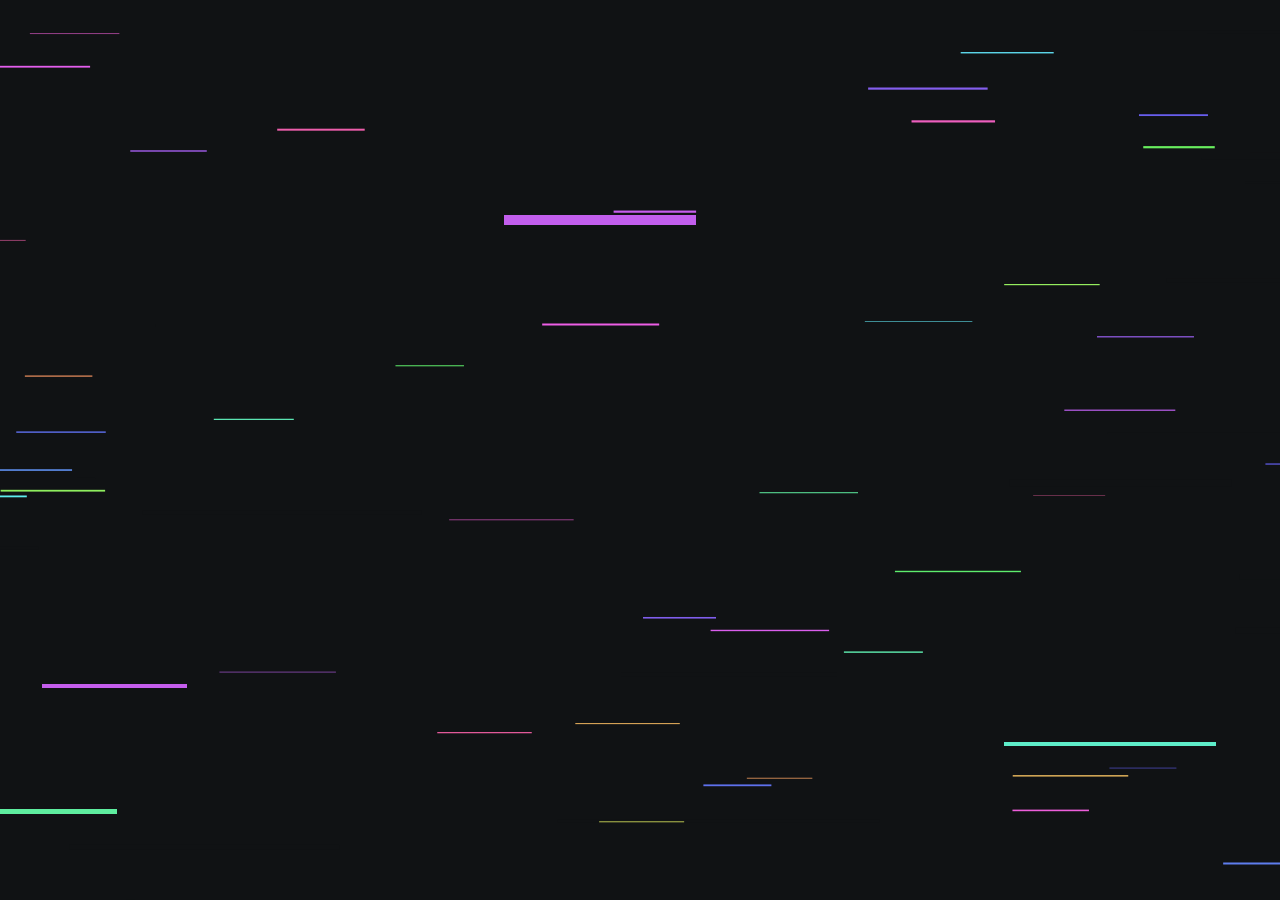
<file: index.html>
<!DOCTYPE html>
<html lang="tr">
<head>
  <meta charset="utf-8" />
  <meta name="viewport" content="width=device-width, initial-scale=1">
  <title data-i18n="page_title">Emre Üçtepe</title>
  <meta name="description" data-i18n-content="page_desc" content="Emre Üçtepe'nin kişisel sitesi — projeler, yazılar ve iletişim.">

  <meta property="og:type" content="website">
  <meta property="og:title" data-i18n-content="page_title" content="Emre Üçtepe">
  <meta property="og:description" data-i18n-content="page_desc" content="Emre Üçtepe'nin kişisel sitesi — projeler, yazılar ve iletişim.">
  <meta property="og:url" content="https://emreuctepe.com/">

  <link rel="canonical" href="https://emreuctepe.com/">
  <link rel="alternate" hreflang="tr" href="https://emreuctepe.com/">
  <link rel="alternate" hreflang="en" href="https://emreuctepe.com/en/">
  <link rel="alternate" hreflang="ja" href="https://emreuctepe.com/ja/">
  <link rel="alternate" hreflang="x-default" href="https://emreuctepe.com/">

  <link rel="stylesheet" href="css/fonts.css">
  <link rel="stylesheet" href="css/index.css">
  <link rel="icon" type="image/svg+xml" href="images/favicon.svg">

  <noscript><style>#loader { display: none; }</style></noscript>
</head>
<body>
  <svg id="clip-paths" width="0" height="0" version="1.1" xmlns="http://www.w3.org/2000/svg" xmlns:xlink="http://www.w3.org/1999/xlink"><g></g></svg>
  <div id="page">
    <header>
      <div id="header-content">
        <div id="header-logo">
          <div id="profile-glitch-canvas" role="img" data-i18n-label="profile_alt" aria-label="Emre Üçtepe profil fotoğrafı"></div>
        </div>
        <h1 data-i18n="name">Emre Üçtepe</h1>
        <p data-i18n="country">Türkiye</p>
        <div id="contact">
          <a href="mailto:contact@emreuctepe.com" id="email" data-i18n-label="email_label" aria-label="E-posta gönder"><svg viewBox="0 0 42 36" xmlns="http://www.w3.org/2000/svg" aria-hidden="true" focusable="false"><path d="M3.025 5.255A1.99 1.99 0 0 1 4.003 5h33.994c.354 0 .688.093.977.256L21 18.5 3.025 5.255zm-1.002 1.45c-.015.098-.023.2-.023.302V18.28v-5.636 17.35C2 31.1 2.902 32 4.003 32h33.994A2.005 2.005 0 0 0 40 29.993v-17.35 5.638V7.008c0-.103-.008-.204-.023-.303L21 20.687 2.023 6.704z"/></svg></a>

          <a href="https://github.com/emreuctepe" id="github" aria-label="GitHub" rel="noopener noreferrer" target="_blank">
            <svg xmlns="http://www.w3.org/2000/svg" viewBox="0 0 42 36" aria-hidden="true" focusable="false">
              <path d="M21 1C10.06 1 1.2 9.86 1.2 20.8c0 8.76 5.68 16.19 13.56 18.81.99.18 1.35-.43 1.35-.96 0-.47-.02-2.03-.03-3.68-5.52 1.2-6.68-2.34-6.68-2.34-.9-2.29-2.2-2.9-2.2-2.9-1.8-1.23.14-1.2.14-1.2 1.99.14 3.04 2.04 3.04 2.04 1.77 3.03 4.64 2.15 5.77 1.65.18-1.28.69-2.15 1.26-2.65-4.41-.5-9.05-2.2-9.05-9.8 0-2.16.77-3.93 2.04-5.32-.2-.5-.89-2.52.2-5.26 0 0 1.67-.53 5.46 2.03a19 19 0 0 1 9.94 0c3.79-2.56 5.46-2.03 5.46-2.03 1.09 2.74.4 4.76.2 5.26 1.27 1.39 2.04 3.16 2.04 5.32 0 7.62-4.65 9.29-9.08 9.79.71.61 1.35 1.82 1.35 3.67 0 2.65-.02 4.78-.02 5.43 0 .53.36 1.15 1.36.95a19.63 19.63 0 0 0 13.53-18.8C40.8 9.86 31.94 1 21 1z"/>
            </svg>

          </a>
          <a href="https://medium.com/@muhammedemreuctepe" id="medium" aria-label="Medium" target="_blank" rel="noopener noreferrer">
            <svg xmlns="http://www.w3.org/2000/svg" viewBox="96 96 448.1 448.1" aria-hidden="true" focusable="false"><!--!Font Awesome Free v7.3.1 by @fontawesome - https://fontawesome.com License - https://fontawesome.com/license/free Copyright 2026 Fonticons, Inc.--><path d="M465.4 96C508.8 96 544 131.2 544 174.6L544 258.4C542.1 258.3 540.2 258.2 538.3 258.2L537.9 258.2C527.9 258.2 515.6 260.6 506.8 265C496.8 269.6 488.1 276.5 480.8 285.6C469 300.2 461.9 319.9 460.2 342C460.1 342.7 460.1 343.3 460 344C459.9 344.7 459.9 345.2 459.9 345.9C459.8 347.1 459.8 348.3 459.8 349.5C459.8 351.4 459.7 353.3 459.8 355.3C461 405.4 488 445.5 536.1 445.5C538.8 445.5 541.4 445.4 544 445.1L544 465.5C544 508.9 508.8 544.1 465.4 544.1L174.6 544C131.2 544 96 508.8 96 465.4L96 174.6C96 131.2 131.2 96 174.6 96L465.4 96zM178.3 202.9L178.6 203C191.8 206 198.4 210.4 198.4 226.4L198.4 413.6C198.4 429.6 191.7 434 178.5 437L178.2 437.1L178.2 439.9L231 439.9L231 437.1L230.7 437C217.5 434 210.8 429.6 210.8 413.6L210.8 237.3L296.9 439.8L301.8 439.8L390.4 231.6L390.4 418.2C389.3 430.8 382.6 434.7 370.7 437.4L370.4 437.5L370.4 440.2L462.3 440.2L462.3 437.5L462 437.4C450.1 434.7 443.3 430.8 442.1 418.2L442 226.4L442.1 226.4C442.1 210.4 448.8 206 462 203L462.3 202.9L462.3 200.2L390.1 200.2L323.1 357.6L256.1 200.2L178.3 200.2L178.3 202.9zM544 404.3C518.9 396.9 501 369.2 502.8 336.5L502.8 336.5L543.9 336.5L543.9 404.3zM537.6 268.7C539.9 268.7 542 269 544 269.6L544 327L503.8 327C505.3 293.4 517.4 269.1 537.6 268.7z"/></svg>
          </a>


          <a href="https://www.youtube.com/@emreuctepee" id="youtube" aria-label="YouTube" target="_blank" rel="noopener noreferrer" hidden>
            <svg xmlns="http://www.w3.org/2000/svg" viewBox="47 128 546.2 384" aria-hidden="true" focusable="false"><!--!Font Awesome Free v7.3.1 by @fontawesome - https://fontawesome.com License - https://fontawesome.com/license/free Copyright 2026 Fonticons, Inc.--><path d="M581.7 188.1C575.5 164.4 556.9 145.8 533.4 139.5C490.9 128 320.1 128 320.1 128C320.1 128 149.3 128 106.7 139.5C83.2 145.8 64.7 164.4 58.4 188.1C47 231 47 320.4 47 320.4C47 320.4 47 409.8 58.4 452.7C64.7 476.3 83.2 494.2 106.7 500.5C149.3 512 320.1 512 320.1 512C320.1 512 490.9 512 533.5 500.5C557 494.2 575.5 476.3 581.8 452.7C593.2 409.8 593.2 320.4 593.2 320.4C593.2 320.4 593.2 231 581.8 188.1zM264.2 401.6L264.2 239.2L406.9 320.4L264.2 401.6z"/></svg>
          </a>
          <a href="https://instagram.com/emre_uctepe" id="instagram" aria-label="Instagram" target="_blank" rel="noopener noreferrer">
            <svg xmlns="http://www.w3.org/2000/svg" viewBox="0 32 448 448" aria-hidden="true" focusable="false"><!--!Font Awesome Free v7.3.1 by @fontawesome - https://fontawesome.com License - https://fontawesome.com/license/free Copyright 2026 Fonticons, Inc.--><path d="M224.1 141c-63.6 0-114.9 51.3-114.9 114.9s51.3 114.9 114.9 114.9S339 319.5 339 255.9 287.7 141 224.1 141zm0 189.6c-41.1 0-74.7-33.5-74.7-74.7s33.5-74.7 74.7-74.7 74.7 33.5 74.7 74.7-33.6 74.7-74.7 74.7zm146.4-194.3c0 14.9-12 26.8-26.8 26.8-14.9 0-26.8-12-26.8-26.8s12-26.8 26.8-26.8 26.8 12 26.8 26.8zm76.1 27.2c-1.7-35.9-9.9-67.7-36.2-93.9-26.2-26.2-58-34.4-93.9-36.2-37-2.1-147.9-2.1-184.9 0-35.8 1.7-67.6 9.9-93.9 36.1s-34.4 58-36.2 93.9c-2.1 37-2.1 147.9 0 184.9 1.7 35.9 9.9 67.7 36.2 93.9s58 34.4 93.9 36.2c37 2.1 147.9 2.1 184.9 0 35.9-1.7 67.7-9.9 93.9-36.2 26.2-26.2 34.4-58 36.2-93.9 2.1-37 2.1-147.8 0-184.8zM398.8 388c-7.8 19.6-22.9 34.7-42.6 42.6-29.5 11.7-99.5 9-132.1 9s-102.7 2.6-132.1-9c-19.6-7.8-34.7-22.9-42.6-42.6-11.7-29.5-9-99.5-9-132.1s-2.6-102.7 9-132.1c7.8-19.6 22.9-34.7 42.6-42.6 29.5-11.7 99.5-9 132.1-9s102.7-2.6 132.1 9c19.6 7.8 34.7 22.9 42.6 42.6 11.7 29.5 9 99.5 9 132.1s2.7 102.7-9 132.1z"/></svg>
          </a>


        </div>
        <div id="lang-switcher">
          <a href="#" data-lang="tr">TR</a> · <a href="#" data-lang="en">EN</a> · <a href="#" data-lang="ja">日本語</a>
        </div>
        <div id="site-legal">
          <a href="privacy.html" data-i18n="privacy_link">Gizlilik</a>
        </div>
      </div>
    </header>
    <main id="content">
      <section id="about">
        <h2 data-i18n="about_title">Hakkımda</h2>
        <p><span data-i18n="about_text_1">Selam, şu an Erciyes'te </span><a class="plain-link" href="https://edebiyat.erciyes.edu.tr/tr/o/bolum/japon-dili-ve-edebiyati" target="_blank" rel="noopener noreferrer" data-i18n="about_link">Japonoloji</a><span data-i18n="about_text_2"> okuyorum. Kendi halimde oyunculuğa devam ediyorum. Sıkıldığımda da geometri, oyun programlama ve web uygulamaları gibi alanlarda takılıyorum.</span></p>
        <a href="mailto:contact@emreuctepe.com" class="more">
          <span data-i18n="about_more">İletişime Geç</span>
          <svg class="arrow" viewBox="0 0 6 10" xmlns="http://www.w3.org/2000/svg"><path d="M0,0 L6,5 L0,10 Z"/></svg>
        </a>
      </section>
      <section id="work">
        <h2 data-i18n="work_title" role="button" tabindex="0">Projeler</h2>
        <ul>
          <li><a href="https://doomreader.com" target="_blank" rel="noopener noreferrer"><span data-i18n="project_1_desc">Aylık Dijital Dergi</span> - <span data-i18n="project_1_meta">doomreader.com</span></a></li>
          <!-- <li><a href="#" target="_blank" rel="noopener noreferrer"><span data-i18n="project_2_desc">Sadece Japonca Pratik</span> - <span data-i18n="project_2_meta">YouTube Podcast</span></a></li> -->
          <li><a href="https://emreuctepe.github.io/random-topik/" target="_blank" rel="noopener noreferrer"><span data-i18n="project_3_desc">Rastgele Konu Seç</span> - <span data-i18n="project_3_meta">random-topik</span></a></li>
          <li><a target="_blank" rel="noopener noreferrer"><span data-i18n="work_past">--------------Geçmiş----------</span>-----</a></li>
          <li><a href="https://www.imdb.com/title/tt8827156/?ref_=tt_epspo_ep_1" target="_blank" rel="noopener noreferrer"><span data-i18n="project_6_desc">Osman</span> - <span data-i18n="project_6_meta">Diriliş: Ertuğrul Dizi</span></a></li>
          <li><a href="https://www.youtube.com/watch?v=KBHKbZ3uY08" target="_blank" rel="noopener noreferrer"><span data-i18n="project_7_desc">Naci</span> - <span data-i18n="project_7_meta">Başarmalısın film</span></a></li>
          <li><a href="https://www.youtube.com/watch?v=_SRxvWY0Qe0" target="_blank" rel="noopener noreferrer"><span data-i18n="project_8_desc">Hakan</span> - <span data-i18n="project_8_meta">Hayat Dediğin: Sevginin Gücü</span></a></li>
          <li><a href="#" target="_blank" rel="noopener noreferrer"><span data-i18n="project_10_desc">Türk Hava Yolları</span> - <span data-i18n="project_10_meta">Reklam Filmi</span></a></li>
          <li><a href="https://masjidalaqsa.com/boycott/dettol-israel-bds" target="_blank" rel="noopener noreferrer"><span class="strike" data-i18n="project_11_desc">Dettol</span> - <span data-i18n="project_11_meta">Reklam Filmi</span></a></li>

        </ul>
        <a href="#" class="more" target="_blank" rel="noopener noreferrer"><span data-i18n="work_more">Diğer Projeler</span> <svg class="arrow" viewBox="0 0 6 10" xmlns="http://www.w3.org/2000/svg"><path d="M0,0 L6,5 L0,10 Z"/></svg></a>
      </section>
      <section id="articles">
        <h2 data-i18n="articles_title">Yazılar</h2>
        <ul>
          <li><a href="https://medium.com/@muhammedemreuctepe/%E5%A4%A7%E5%A5%BD%E3%81%8D%E3%81%AA%E5%9B%B3%E6%9B%B8%E9%A4%A8-ipa-3b25644fb521" target="_blank" rel="noopener noreferrer"><span data-i18n="article_1_title">大好きな図書館:IPA</span></a></li>
          <li><a href="https://medium.com/@muhammedemreuctepe/japon-modernle%C5%9Fmesine-farkl%C4%B1-bir-bak%C4%B1%C5%9F-e629d84c097a" target="_blank" rel="noopener noreferrer"><span data-i18n="article_2_title">Japon Modernleşmesine Farklı Bir Bakış</span></a></li>
          <li><a href="https://medium.com/@muhammedemreuctepe/speaking-club-ideas-e4d9cf6a7c7c" target="_blank" rel="noopener noreferrer"><span data-i18n="article_3_title">Speaking Club Ideas</span></a></li>
        </ul>
        <a href="https://medium.com/@muhammedemreuctepe" class="more" target="_blank" rel="noopener noreferrer"><span data-i18n="articles_more">Diğer Yazılar</span> <svg class="arrow" viewBox="0 0 6 10" xmlns="http://www.w3.org/2000/svg"><path d="M0,0 L6,5 L0,10 Z"/></svg></a>

      </section>
    </main>
  </div>
  <div id="intro" class="full-size">
    <div id="logo-container" class="full-size"></div>
    <svg id="stripes" class="full-size" width="100%" height="100%" version="1.1" xmlns="http://www.w3.org/2000/svg" xmlns:xlink="http://www.w3.org/1999/xlink"></svg>
  </div>
  <div id="loader" class="full-size" aria-hidden="true"><span></span></div>
  <script defer src="js/color.js"></script>
  <script defer src="js/dynamics.js"></script>
  <script defer src="js/random-link-color.js"></script>
  <script defer src="lang/strings.js"></script>
  <script defer src="js/i18n.js"></script>
  <script defer src="js/mv.js"></script>
  <script defer src="js/profile-glitch.js"></script>

  <script data-goatcounter="https://emreuctepe.goatcounter.com/count"
          async src="https://gc.zgo.at/count.js"></script>
</body>
</html>
</file>
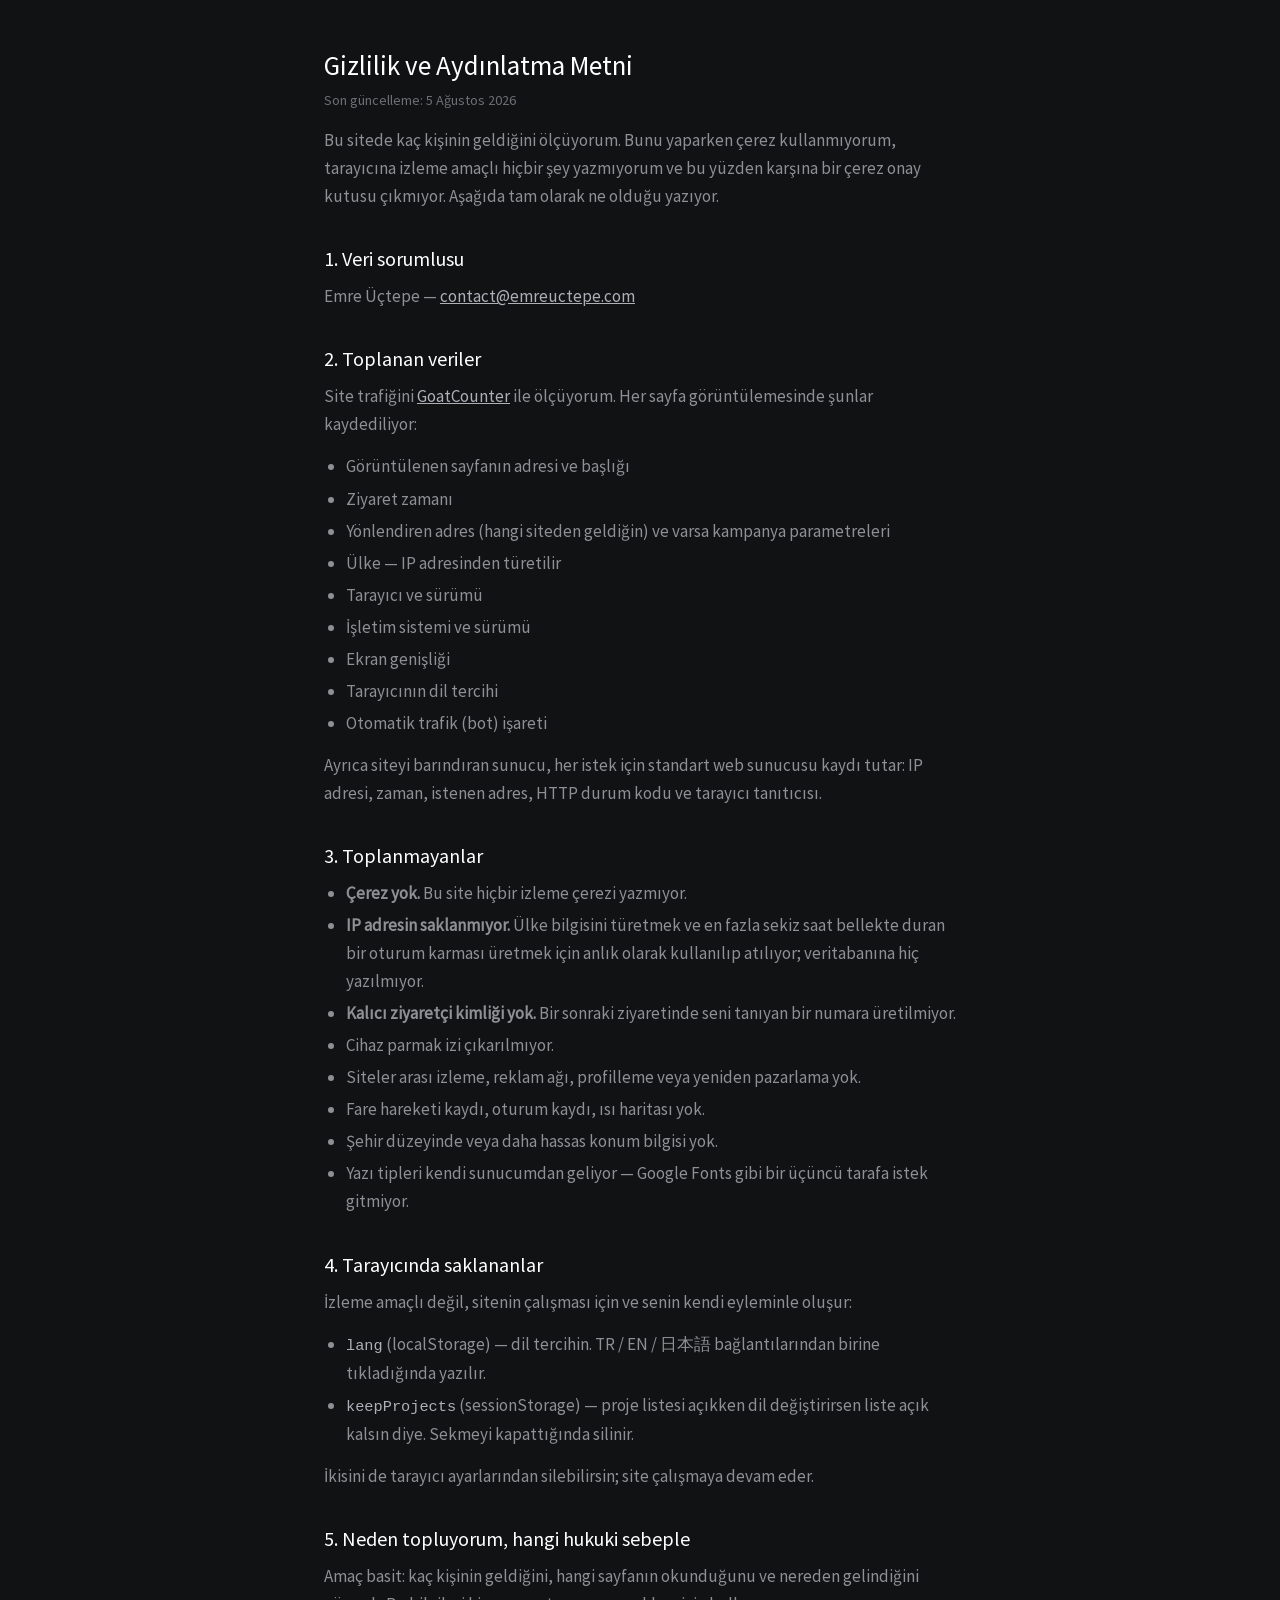
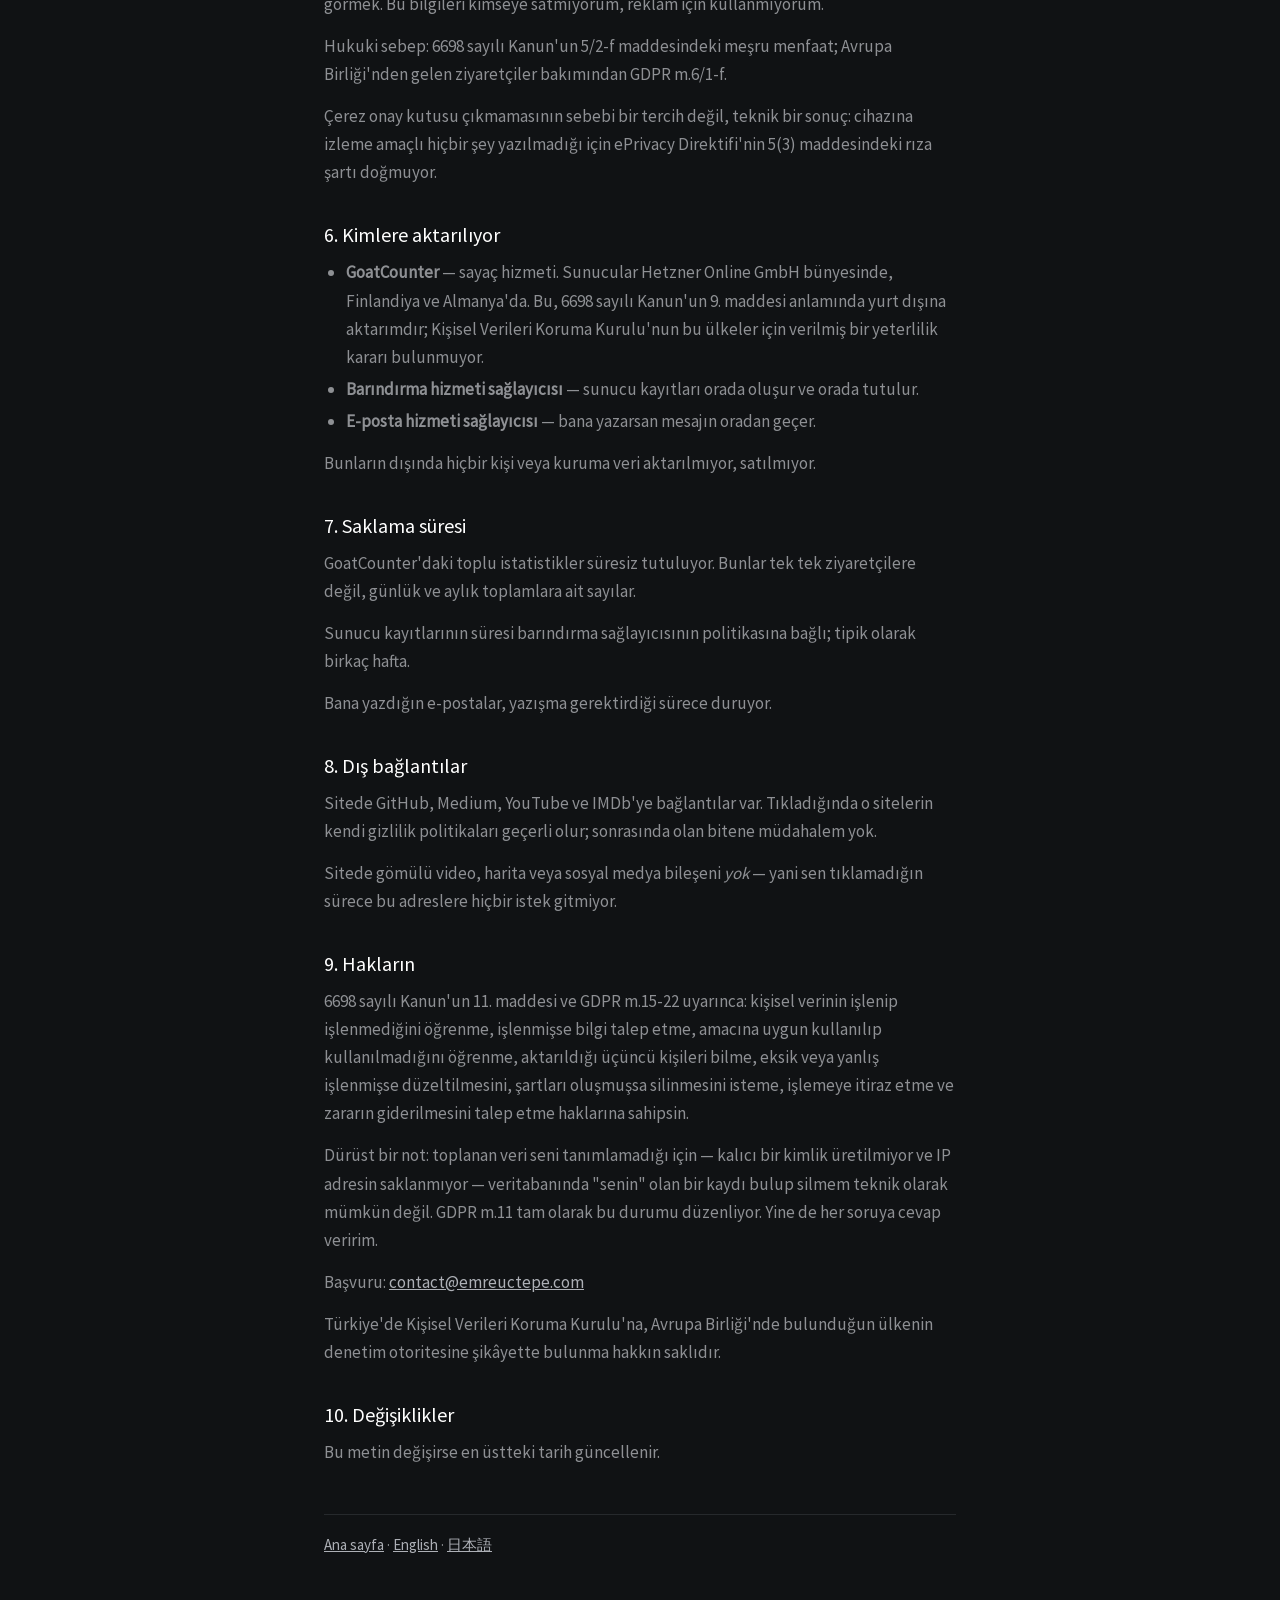
<file: privacy.html>
<!DOCTYPE html>
<html lang="tr">
<head>
  <meta charset="utf-8" />
  <meta name="viewport" content="width=device-width, initial-scale=1">
  <title>Gizlilik ve Aydınlatma Metni — Emre Üçtepe</title>
  <meta name="description" content="Bu sitede hangi verilerin toplandığı, neden toplandığı ve kimlerle paylaşıldığı.">

  <link rel="canonical" href="https://emreuctepe.com/privacy.html">
  <link rel="alternate" hreflang="tr" href="https://emreuctepe.com/privacy.html">
  <link rel="alternate" hreflang="en" href="https://emreuctepe.com/en/privacy.html">
  <link rel="alternate" hreflang="ja" href="https://emreuctepe.com/ja/privacy.html">
  <link rel="alternate" hreflang="x-default" href="https://emreuctepe.com/privacy.html">

  <link rel="stylesheet" href="css/fonts.css">
  <link rel="stylesheet" href="css/page.css">
  <link rel="icon" type="image/svg+xml" href="images/favicon.svg">
</head>
<body>
  <h1>Gizlilik ve Aydınlatma Metni</h1>
  <p class="meta">Son güncelleme: 5 Ağustos 2026</p>

  <p>Bu sitede kaç kişinin geldiğini ölçüyorum. Bunu yaparken çerez kullanmıyorum,
  tarayıcına izleme amaçlı hiçbir şey yazmıyorum ve bu yüzden karşına bir çerez
  onay kutusu çıkmıyor. Aşağıda tam olarak ne olduğu yazıyor.</p>

  <h2>1. Veri sorumlusu</h2>
  <p>Emre Üçtepe — <a href="mailto:contact@emreuctepe.com">contact@emreuctepe.com</a></p>

  <h2>2. Toplanan veriler</h2>
  <p>Site trafiğini <a href="https://www.goatcounter.com" rel="noopener noreferrer" target="_blank">GoatCounter</a>
  ile ölçüyorum. Her sayfa görüntülemesinde şunlar kaydediliyor:</p>
  <ul>
    <li>Görüntülenen sayfanın adresi ve başlığı</li>
    <li>Ziyaret zamanı</li>
    <li>Yönlendiren adres (hangi siteden geldiğin) ve varsa kampanya parametreleri</li>
    <li>Ülke — IP adresinden türetilir</li>
    <li>Tarayıcı ve sürümü</li>
    <li>İşletim sistemi ve sürümü</li>
    <li>Ekran genişliği</li>
    <li>Tarayıcının dil tercihi</li>
    <li>Otomatik trafik (bot) işareti</li>
  </ul>
  <p>Ayrıca siteyi barındıran sunucu, her istek için standart web sunucusu kaydı
  tutar: IP adresi, zaman, istenen adres, HTTP durum kodu ve tarayıcı tanıtıcısı.</p>

  <h2>3. Toplanmayanlar</h2>
  <ul>
    <li><strong>Çerez yok.</strong> Bu site hiçbir izleme çerezi yazmıyor.</li>
    <li><strong>IP adresin saklanmıyor.</strong> Ülke bilgisini türetmek ve en
    fazla sekiz saat bellekte duran bir oturum karması üretmek için anlık olarak
    kullanılıp atılıyor; veritabanına hiç yazılmıyor.</li>
    <li><strong>Kalıcı ziyaretçi kimliği yok.</strong> Bir sonraki ziyaretinde
    seni tanıyan bir numara üretilmiyor.</li>
    <li>Cihaz parmak izi çıkarılmıyor.</li>
    <li>Siteler arası izleme, reklam ağı, profilleme veya yeniden pazarlama yok.</li>
    <li>Fare hareketi kaydı, oturum kaydı, ısı haritası yok.</li>
    <li>Şehir düzeyinde veya daha hassas konum bilgisi yok.</li>
    <li>Yazı tipleri kendi sunucumdan geliyor — Google Fonts gibi bir üçüncü
    tarafa istek gitmiyor.</li>
  </ul>

  <h2>4. Tarayıcında saklananlar</h2>
  <p>İzleme amaçlı değil, sitenin çalışması için ve senin kendi eyleminle oluşur:</p>
  <ul>
    <li><code>lang</code> (localStorage) — dil tercihin. TR / EN / 日本語
    bağlantılarından birine tıkladığında yazılır.</li>
    <li><code>keepProjects</code> (sessionStorage) — proje listesi açıkken dil
    değiştirirsen liste açık kalsın diye. Sekmeyi kapattığında silinir.</li>
  </ul>
  <p>İkisini de tarayıcı ayarlarından silebilirsin; site çalışmaya devam eder.</p>

  <h2>5. Neden topluyorum, hangi hukuki sebeple</h2>
  <p>Amaç basit: kaç kişinin geldiğini, hangi sayfanın okunduğunu ve nereden
  gelindiğini görmek. Bu bilgileri kimseye satmıyorum, reklam için kullanmıyorum.</p>
  <p>Hukuki sebep: 6698 sayılı Kanun'un 5/2-f maddesindeki meşru menfaat; Avrupa
  Birliği'nden gelen ziyaretçiler bakımından GDPR m.6/1-f.</p>
  <p>Çerez onay kutusu çıkmamasının sebebi bir tercih değil, teknik bir sonuç:
  cihazına izleme amaçlı hiçbir şey yazılmadığı için ePrivacy Direktifi'nin
  5(3) maddesindeki rıza şartı doğmuyor.</p>

  <h2>6. Kimlere aktarılıyor</h2>
  <ul>
    <li><strong>GoatCounter</strong> — sayaç hizmeti. Sunucular Hetzner Online
    GmbH bünyesinde, Finlandiya ve Almanya'da. Bu, 6698 sayılı Kanun'un 9.
    maddesi anlamında yurt dışına aktarımdır; Kişisel Verileri Koruma Kurulu'nun
    bu ülkeler için verilmiş bir yeterlilik kararı bulunmuyor.</li>
    <li><strong>Barındırma hizmeti sağlayıcısı</strong> — sunucu kayıtları orada
    oluşur ve orada tutulur.</li>
    <li><strong>E-posta hizmeti sağlayıcısı</strong> — bana yazarsan mesajın
    oradan geçer.</li>
  </ul>
  <p>Bunların dışında hiçbir kişi veya kuruma veri aktarılmıyor, satılmıyor.</p>

  <h2>7. Saklama süresi</h2>
  <p>GoatCounter'daki toplu istatistikler süresiz tutuluyor. Bunlar tek tek
  ziyaretçilere değil, günlük ve aylık toplamlara ait sayılar.</p>
  <p>Sunucu kayıtlarının süresi barındırma sağlayıcısının politikasına bağlı;
  tipik olarak birkaç hafta.</p>
  <p>Bana yazdığın e-postalar, yazışma gerektirdiği sürece duruyor.</p>

  <h2>8. Dış bağlantılar</h2>
  <p>Sitede GitHub, Medium, YouTube ve IMDb'ye bağlantılar var. Tıkladığında o
  sitelerin kendi gizlilik politikaları geçerli olur; sonrasında olan bitene
  müdahalem yok.</p>
  <p>Sitede gömülü video, harita veya sosyal medya bileşeni <em>yok</em> — yani
  sen tıklamadığın sürece bu adreslere hiçbir istek gitmiyor.</p>

  <h2>9. Hakların</h2>
  <p>6698 sayılı Kanun'un 11. maddesi ve GDPR m.15-22 uyarınca: kişisel verinin
  işlenip işlenmediğini öğrenme, işlenmişse bilgi talep etme, amacına uygun
  kullanılıp kullanılmadığını öğrenme, aktarıldığı üçüncü kişileri bilme,
  eksik veya yanlış işlenmişse düzeltilmesini, şartları oluşmuşsa silinmesini
  isteme, işlemeye itiraz etme ve zararın giderilmesini talep etme haklarına
  sahipsin.</p>
  <p>Dürüst bir not: toplanan veri seni tanımlamadığı için — kalıcı bir kimlik
  üretilmiyor ve IP adresin saklanmıyor — veritabanında "senin" olan bir kaydı
  bulup silmem teknik olarak mümkün değil. GDPR m.11 tam olarak bu durumu
  düzenliyor. Yine de her soruya cevap veririm.</p>
  <p>Başvuru: <a href="mailto:contact@emreuctepe.com">contact@emreuctepe.com</a></p>
  <p>Türkiye'de Kişisel Verileri Koruma Kurulu'na, Avrupa Birliği'nde bulunduğun
  ülkenin denetim otoritesine şikâyette bulunma hakkın saklıdır.</p>

  <h2>10. Değişiklikler</h2>
  <p>Bu metin değişirse en üstteki tarih güncellenir.</p>

  <p class="nav"><a href="./">Ana sayfa</a> · <a href="en/privacy.html">English</a> · <a href="ja/privacy.html">日本語</a></p>
</body>
</html>
</file>
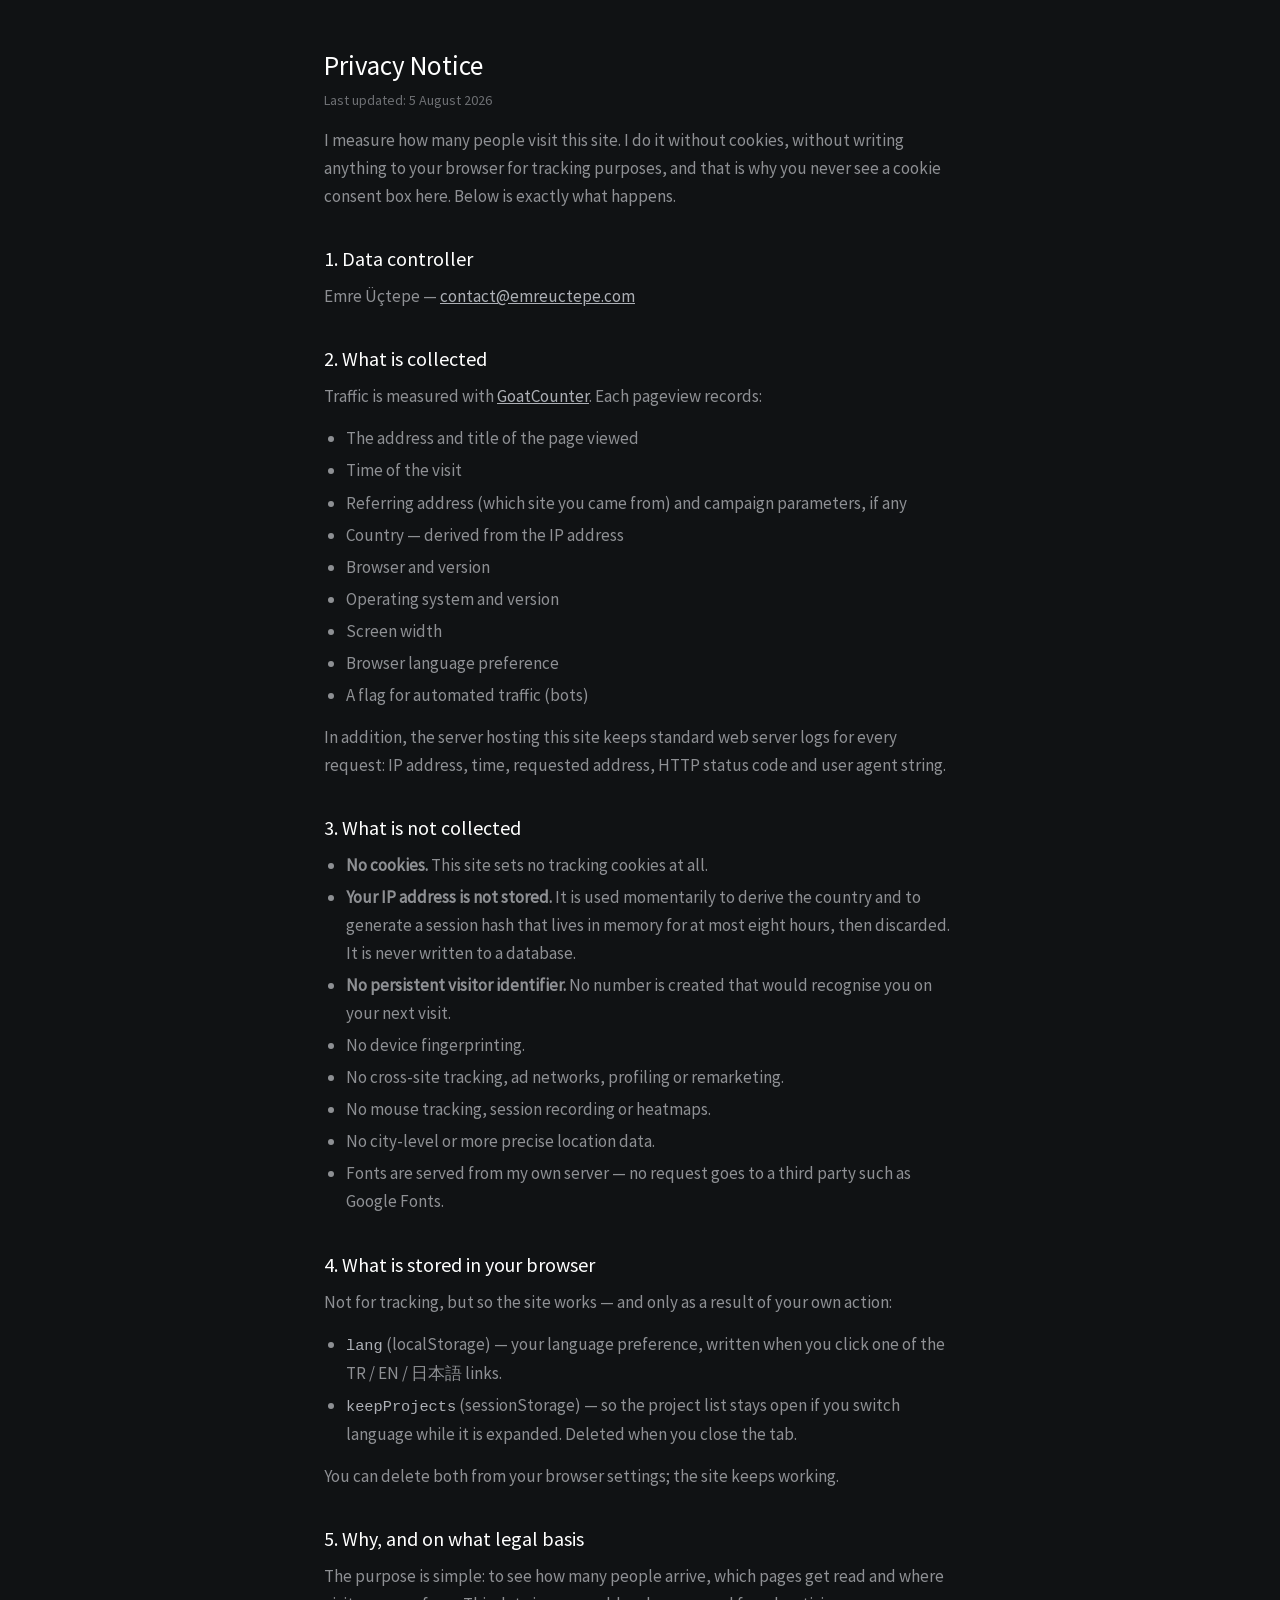
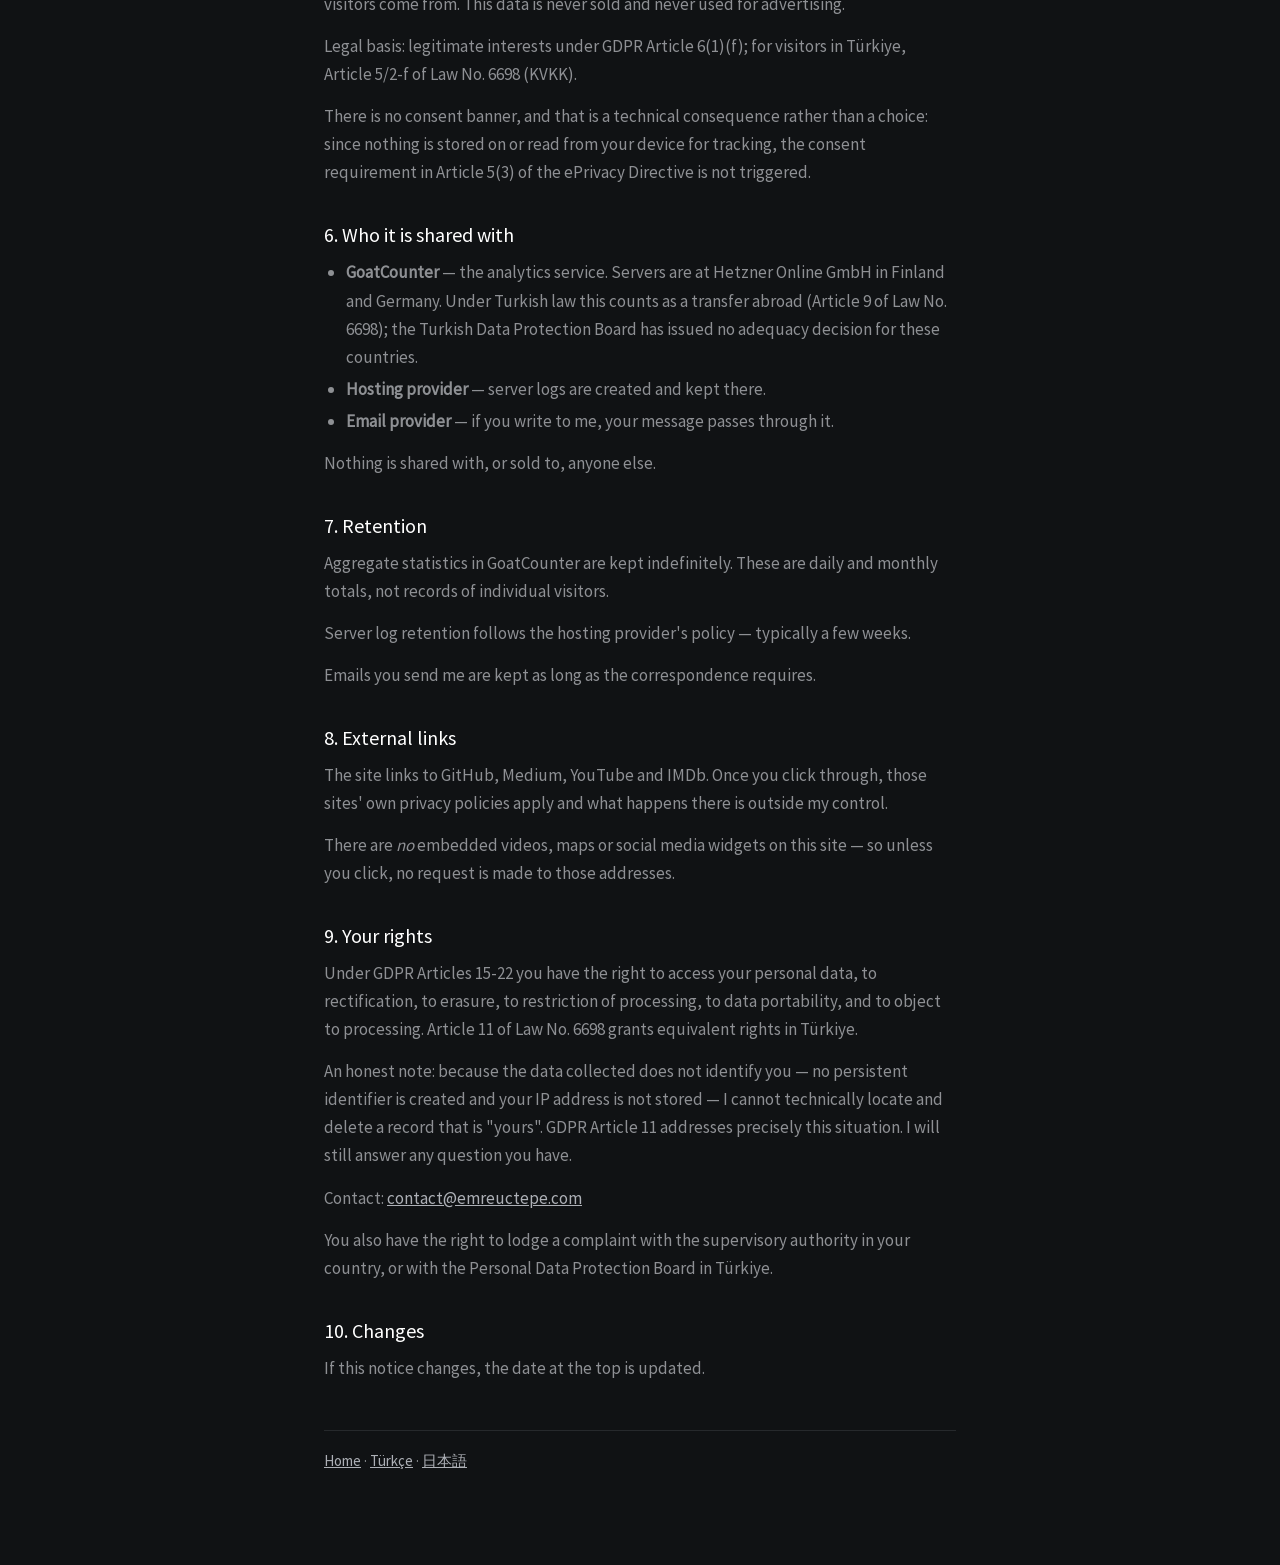
<file: en/privacy.html>
<!DOCTYPE html>
<html lang="en">
<head>
  <meta charset="utf-8" />
  <meta name="viewport" content="width=device-width, initial-scale=1">
  <title>Privacy Notice — Emre Üçtepe</title>
  <meta name="description" content="What this site collects, why it collects it, and who it is shared with.">

  <link rel="canonical" href="https://emreuctepe.com/en/privacy.html">
  <link rel="alternate" hreflang="tr" href="https://emreuctepe.com/privacy.html">
  <link rel="alternate" hreflang="en" href="https://emreuctepe.com/en/privacy.html">
  <link rel="alternate" hreflang="ja" href="https://emreuctepe.com/ja/privacy.html">
  <link rel="alternate" hreflang="x-default" href="https://emreuctepe.com/privacy.html">

  <link rel="stylesheet" href="../css/fonts.css">
  <link rel="stylesheet" href="../css/page.css">
  <link rel="icon" type="image/svg+xml" href="../images/favicon.svg">
</head>
<body>
  <h1>Privacy Notice</h1>
  <p class="meta">Last updated: 5 August 2026</p>

  <p>I measure how many people visit this site. I do it without cookies, without
  writing anything to your browser for tracking purposes, and that is why you
  never see a cookie consent box here. Below is exactly what happens.</p>

  <h2>1. Data controller</h2>
  <p>Emre Üçtepe — <a href="mailto:contact@emreuctepe.com">contact@emreuctepe.com</a></p>

  <h2>2. What is collected</h2>
  <p>Traffic is measured with <a href="https://www.goatcounter.com" rel="noopener noreferrer" target="_blank">GoatCounter</a>.
  Each pageview records:</p>
  <ul>
    <li>The address and title of the page viewed</li>
    <li>Time of the visit</li>
    <li>Referring address (which site you came from) and campaign parameters, if any</li>
    <li>Country — derived from the IP address</li>
    <li>Browser and version</li>
    <li>Operating system and version</li>
    <li>Screen width</li>
    <li>Browser language preference</li>
    <li>A flag for automated traffic (bots)</li>
  </ul>
  <p>In addition, the server hosting this site keeps standard web server logs for
  every request: IP address, time, requested address, HTTP status code and user
  agent string.</p>

  <h2>3. What is not collected</h2>
  <ul>
    <li><strong>No cookies.</strong> This site sets no tracking cookies at all.</li>
    <li><strong>Your IP address is not stored.</strong> It is used momentarily to
    derive the country and to generate a session hash that lives in memory for at
    most eight hours, then discarded. It is never written to a database.</li>
    <li><strong>No persistent visitor identifier.</strong> No number is created
    that would recognise you on your next visit.</li>
    <li>No device fingerprinting.</li>
    <li>No cross-site tracking, ad networks, profiling or remarketing.</li>
    <li>No mouse tracking, session recording or heatmaps.</li>
    <li>No city-level or more precise location data.</li>
    <li>Fonts are served from my own server — no request goes to a third party
    such as Google Fonts.</li>
  </ul>

  <h2>4. What is stored in your browser</h2>
  <p>Not for tracking, but so the site works — and only as a result of your own
  action:</p>
  <ul>
    <li><code>lang</code> (localStorage) — your language preference, written when
    you click one of the TR / EN / 日本語 links.</li>
    <li><code>keepProjects</code> (sessionStorage) — so the project list stays
    open if you switch language while it is expanded. Deleted when you close
    the tab.</li>
  </ul>
  <p>You can delete both from your browser settings; the site keeps working.</p>

  <h2>5. Why, and on what legal basis</h2>
  <p>The purpose is simple: to see how many people arrive, which pages get read
  and where visitors come from. This data is never sold and never used for
  advertising.</p>
  <p>Legal basis: legitimate interests under GDPR Article 6(1)(f); for visitors
  in Türkiye, Article 5/2-f of Law No. 6698 (KVKK).</p>
  <p>There is no consent banner, and that is a technical consequence rather than
  a choice: since nothing is stored on or read from your device for tracking,
  the consent requirement in Article 5(3) of the ePrivacy Directive is not
  triggered.</p>

  <h2>6. Who it is shared with</h2>
  <ul>
    <li><strong>GoatCounter</strong> — the analytics service. Servers are at
    Hetzner Online GmbH in Finland and Germany. Under Turkish law this counts as
    a transfer abroad (Article 9 of Law No. 6698); the Turkish Data Protection
    Board has issued no adequacy decision for these countries.</li>
    <li><strong>Hosting provider</strong> — server logs are created and kept there.</li>
    <li><strong>Email provider</strong> — if you write to me, your message passes
    through it.</li>
  </ul>
  <p>Nothing is shared with, or sold to, anyone else.</p>

  <h2>7. Retention</h2>
  <p>Aggregate statistics in GoatCounter are kept indefinitely. These are daily
  and monthly totals, not records of individual visitors.</p>
  <p>Server log retention follows the hosting provider's policy — typically a few
  weeks.</p>
  <p>Emails you send me are kept as long as the correspondence requires.</p>

  <h2>8. External links</h2>
  <p>The site links to GitHub, Medium, YouTube and IMDb. Once you click through,
  those sites' own privacy policies apply and what happens there is outside my
  control.</p>
  <p>There are <em>no</em> embedded videos, maps or social media widgets on this
  site — so unless you click, no request is made to those addresses.</p>

  <h2>9. Your rights</h2>
  <p>Under GDPR Articles 15-22 you have the right to access your personal data,
  to rectification, to erasure, to restriction of processing, to data
  portability, and to object to processing. Article 11 of Law No. 6698 grants
  equivalent rights in Türkiye.</p>
  <p>An honest note: because the data collected does not identify you — no
  persistent identifier is created and your IP address is not stored — I cannot
  technically locate and delete a record that is "yours". GDPR Article 11
  addresses precisely this situation. I will still answer any question you have.</p>
  <p>Contact: <a href="mailto:contact@emreuctepe.com">contact@emreuctepe.com</a></p>
  <p>You also have the right to lodge a complaint with the supervisory authority
  in your country, or with the Personal Data Protection Board in Türkiye.</p>

  <h2>10. Changes</h2>
  <p>If this notice changes, the date at the top is updated.</p>

  <p class="nav"><a href="./">Home</a> · <a href="../privacy.html">Türkçe</a> · <a href="../ja/privacy.html">日本語</a></p>
</body>
</html>
</file>
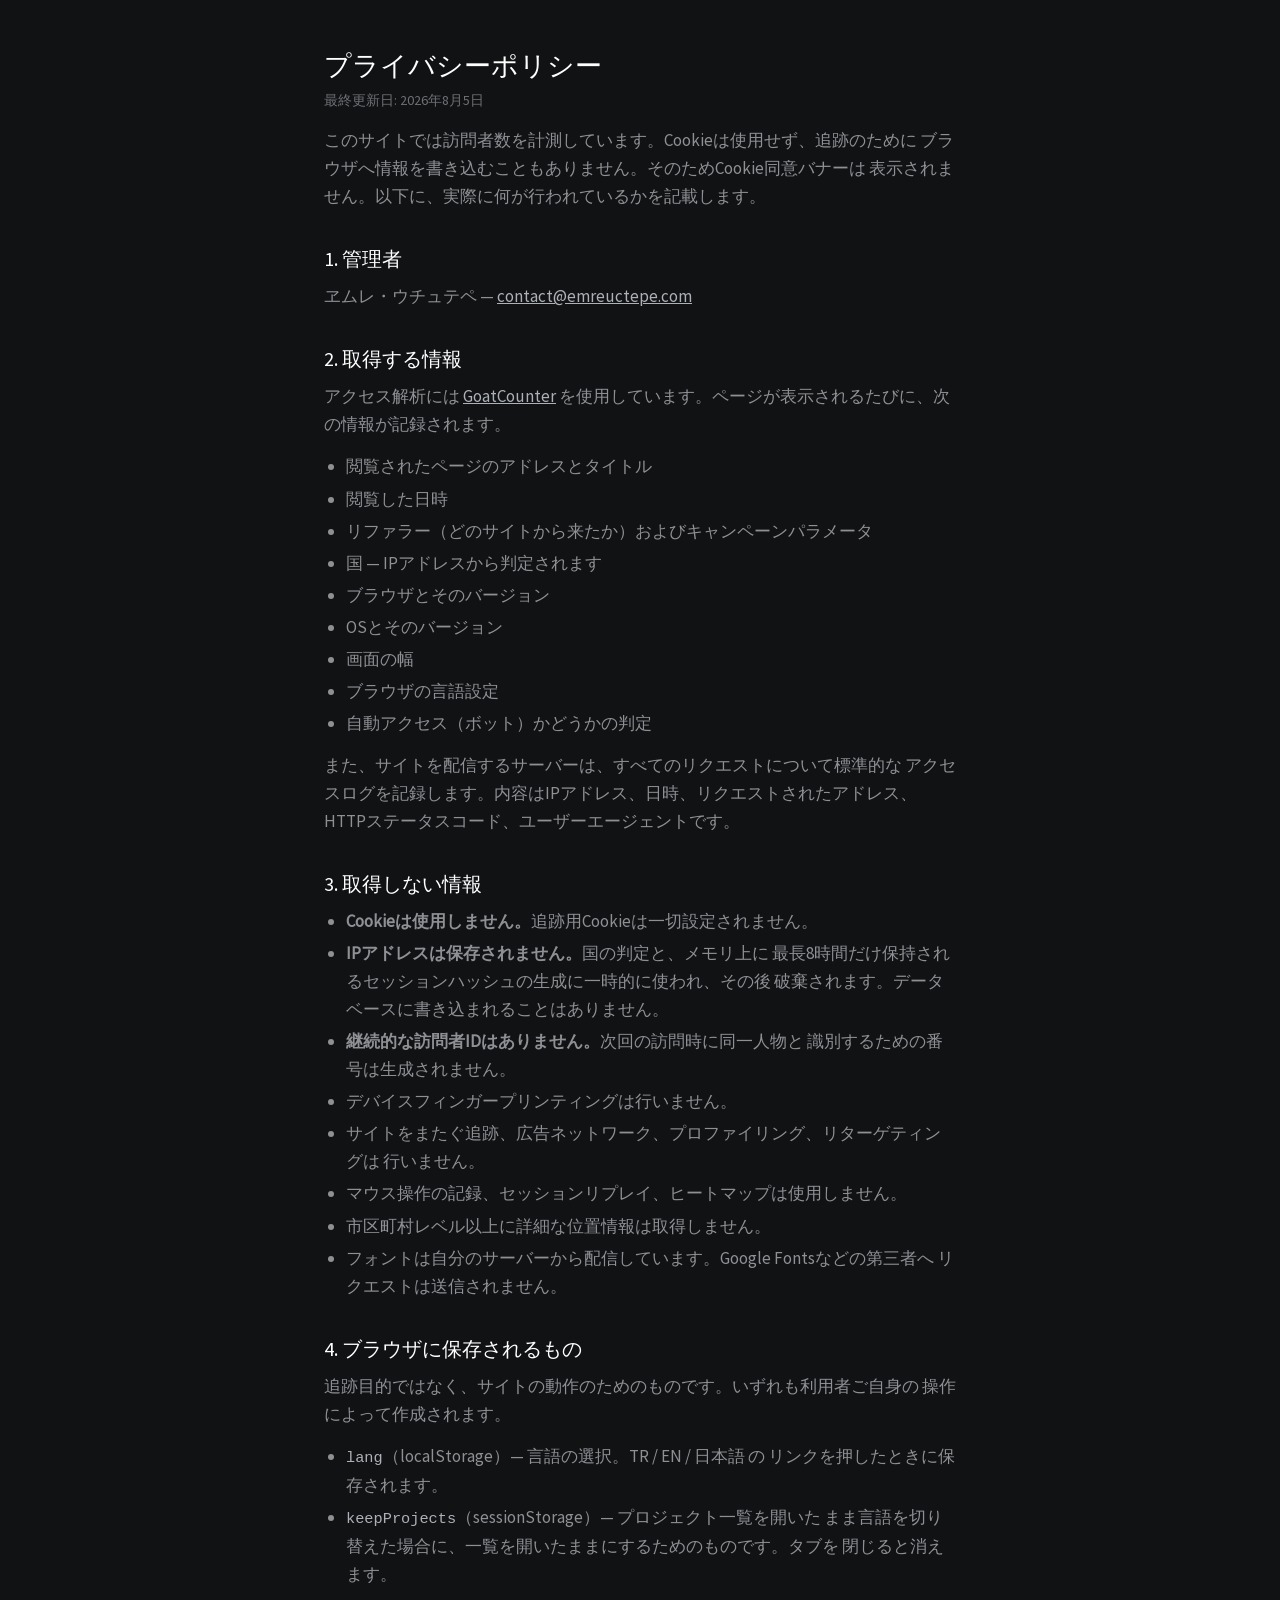
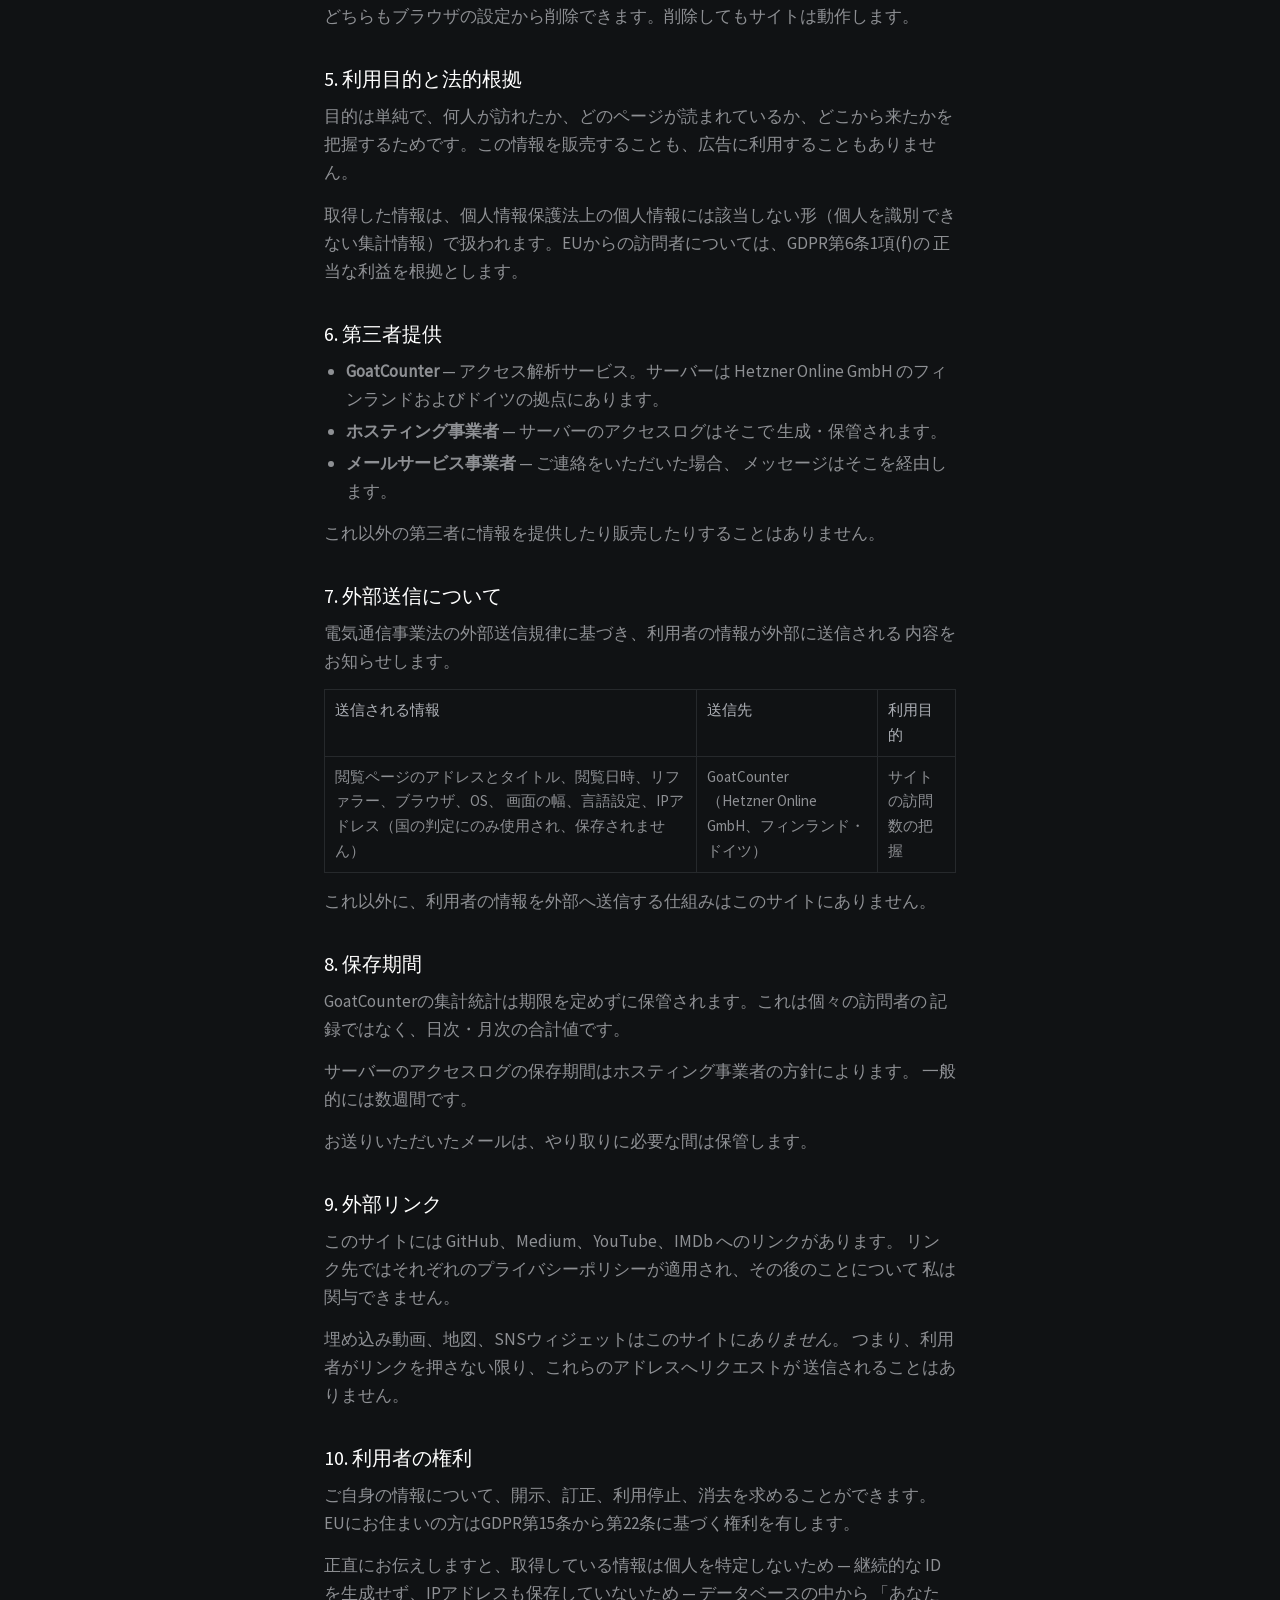
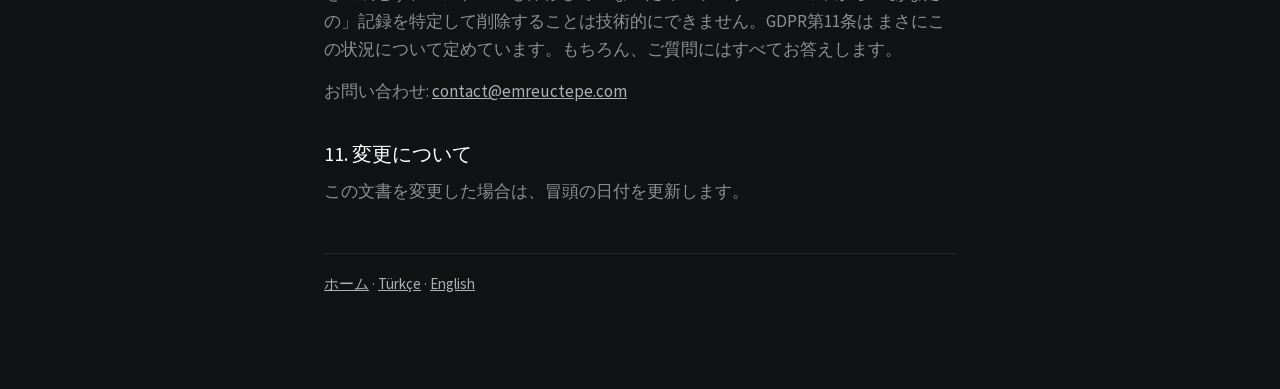
<file: ja/privacy.html>
<!DOCTYPE html>
<html lang="ja">
<head>
  <meta charset="utf-8" />
  <meta name="viewport" content="width=device-width, initial-scale=1">
  <title>プライバシーポリシー — ヱムレ・ウチュテペ</title>
  <meta name="description" content="このサイトが取得する情報、その目的、および提供先について。">

  <link rel="canonical" href="https://emreuctepe.com/ja/privacy.html">
  <link rel="alternate" hreflang="tr" href="https://emreuctepe.com/privacy.html">
  <link rel="alternate" hreflang="en" href="https://emreuctepe.com/en/privacy.html">
  <link rel="alternate" hreflang="ja" href="https://emreuctepe.com/ja/privacy.html">
  <link rel="alternate" hreflang="x-default" href="https://emreuctepe.com/privacy.html">

  <link rel="stylesheet" href="../css/fonts.css">
  <link rel="stylesheet" href="../css/page.css">
  <link rel="icon" type="image/svg+xml" href="../images/favicon.svg">
</head>
<body>
  <h1>プライバシーポリシー</h1>
  <p class="meta">最終更新日: 2026年8月5日</p>

  <p>このサイトでは訪問者数を計測しています。Cookieは使用せず、追跡のために
  ブラウザへ情報を書き込むこともありません。そのためCookie同意バナーは
  表示されません。以下に、実際に何が行われているかを記載します。</p>

  <h2>1. 管理者</h2>
  <p>ヱムレ・ウチュテペ — <a href="mailto:contact@emreuctepe.com">contact@emreuctepe.com</a></p>

  <h2>2. 取得する情報</h2>
  <p>アクセス解析には <a href="https://www.goatcounter.com" rel="noopener noreferrer" target="_blank">GoatCounter</a>
  を使用しています。ページが表示されるたびに、次の情報が記録されます。</p>
  <ul>
    <li>閲覧されたページのアドレスとタイトル</li>
    <li>閲覧した日時</li>
    <li>リファラー（どのサイトから来たか）およびキャンペーンパラメータ</li>
    <li>国 — IPアドレスから判定されます</li>
    <li>ブラウザとそのバージョン</li>
    <li>OSとそのバージョン</li>
    <li>画面の幅</li>
    <li>ブラウザの言語設定</li>
    <li>自動アクセス（ボット）かどうかの判定</li>
  </ul>
  <p>また、サイトを配信するサーバーは、すべてのリクエストについて標準的な
  アクセスログを記録します。内容はIPアドレス、日時、リクエストされたアドレス、
  HTTPステータスコード、ユーザーエージェントです。</p>

  <h2>3. 取得しない情報</h2>
  <ul>
    <li><strong>Cookieは使用しません。</strong>追跡用Cookieは一切設定されません。</li>
    <li><strong>IPアドレスは保存されません。</strong>国の判定と、メモリ上に
    最長8時間だけ保持されるセッションハッシュの生成に一時的に使われ、その後
    破棄されます。データベースに書き込まれることはありません。</li>
    <li><strong>継続的な訪問者IDはありません。</strong>次回の訪問時に同一人物と
    識別するための番号は生成されません。</li>
    <li>デバイスフィンガープリンティングは行いません。</li>
    <li>サイトをまたぐ追跡、広告ネットワーク、プロファイリング、リターゲティングは
    行いません。</li>
    <li>マウス操作の記録、セッションリプレイ、ヒートマップは使用しません。</li>
    <li>市区町村レベル以上に詳細な位置情報は取得しません。</li>
    <li>フォントは自分のサーバーから配信しています。Google Fontsなどの第三者へ
    リクエストは送信されません。</li>
  </ul>

  <h2>4. ブラウザに保存されるもの</h2>
  <p>追跡目的ではなく、サイトの動作のためのものです。いずれも利用者ご自身の
  操作によって作成されます。</p>
  <ul>
    <li><code>lang</code>（localStorage）— 言語の選択。TR / EN / 日本語 の
    リンクを押したときに保存されます。</li>
    <li><code>keepProjects</code>（sessionStorage）— プロジェクト一覧を開いた
    まま言語を切り替えた場合に、一覧を開いたままにするためのものです。タブを
    閉じると消えます。</li>
  </ul>
  <p>どちらもブラウザの設定から削除できます。削除してもサイトは動作します。</p>

  <h2>5. 利用目的と法的根拠</h2>
  <p>目的は単純で、何人が訪れたか、どのページが読まれているか、どこから来たかを
  把握するためです。この情報を販売することも、広告に利用することもありません。</p>
  <p>取得した情報は、個人情報保護法上の個人情報には該当しない形（個人を識別
  できない集計情報）で扱われます。EUからの訪問者については、GDPR第6条1項(f)の
  正当な利益を根拠とします。</p>

  <h2>6. 第三者提供</h2>
  <ul>
    <li><strong>GoatCounter</strong> — アクセス解析サービス。サーバーは
    Hetzner Online GmbH のフィンランドおよびドイツの拠点にあります。</li>
    <li><strong>ホスティング事業者</strong> — サーバーのアクセスログはそこで
    生成・保管されます。</li>
    <li><strong>メールサービス事業者</strong> — ご連絡をいただいた場合、
    メッセージはそこを経由します。</li>
  </ul>
  <p>これ以外の第三者に情報を提供したり販売したりすることはありません。</p>

  <h2>7. 外部送信について</h2>
  <p>電気通信事業法の外部送信規律に基づき、利用者の情報が外部に送信される
  内容をお知らせします。</p>
  <table>
    <tr>
      <th>送信される情報</th>
      <th>送信先</th>
      <th>利用目的</th>
    </tr>
    <tr>
      <td>閲覧ページのアドレスとタイトル、閲覧日時、リファラー、ブラウザ、OS、
      画面の幅、言語設定、IPアドレス（国の判定にのみ使用され、保存されません）</td>
      <td>GoatCounter<br>（Hetzner Online GmbH、フィンランド・ドイツ）</td>
      <td>サイトの訪問数の把握</td>
    </tr>
  </table>
  <p>これ以外に、利用者の情報を外部へ送信する仕組みはこのサイトにありません。</p>

  <h2>8. 保存期間</h2>
  <p>GoatCounterの集計統計は期限を定めずに保管されます。これは個々の訪問者の
  記録ではなく、日次・月次の合計値です。</p>
  <p>サーバーのアクセスログの保存期間はホスティング事業者の方針によります。
  一般的には数週間です。</p>
  <p>お送りいただいたメールは、やり取りに必要な間は保管します。</p>

  <h2>9. 外部リンク</h2>
  <p>このサイトには GitHub、Medium、YouTube、IMDb へのリンクがあります。
  リンク先ではそれぞれのプライバシーポリシーが適用され、その後のことについて
  私は関与できません。</p>
  <p>埋め込み動画、地図、SNSウィジェットはこのサイトに<em>ありません</em>。
  つまり、利用者がリンクを押さない限り、これらのアドレスへリクエストが
  送信されることはありません。</p>

  <h2>10. 利用者の権利</h2>
  <p>ご自身の情報について、開示、訂正、利用停止、消去を求めることができます。
  EUにお住まいの方はGDPR第15条から第22条に基づく権利を有します。</p>
  <p>正直にお伝えしますと、取得している情報は個人を特定しないため — 継続的な
  IDを生成せず、IPアドレスも保存していないため — データベースの中から
  「あなたの」記録を特定して削除することは技術的にできません。GDPR第11条は
  まさにこの状況について定めています。もちろん、ご質問にはすべてお答えします。</p>
  <p>お問い合わせ: <a href="mailto:contact@emreuctepe.com">contact@emreuctepe.com</a></p>

  <h2>11. 変更について</h2>
  <p>この文書を変更した場合は、冒頭の日付を更新します。</p>

  <p class="nav"><a href="./">ホーム</a> · <a href="../privacy.html">Türkçe</a> · <a href="../en/privacy.html">English</a></p>
</body>
</html>
</file>
<file: css/fonts.css>
:root {
  --font-sans:
    "Source Sans Pro", "HelveticaNeue", "Helvetica Neue", Helvetica, Arial,
    "Hiragino Sans", "Hiragino Kaku Gothic ProN",
    "Yu Gothic UI", "Yu Gothic", Meiryo,
    "Noto Sans CJK JP", "Noto Sans JP",
    sans-serif;
}

@font-face {
  font-family: 'Source Sans Pro';
  font-style: normal;
  font-weight: 400;
  font-display: swap;
  src: url('../fonts/source-sans-pro-v23-latin-ext-400.woff2') format('woff2');
  unicode-range: U+0100-02BA, U+02BD-02C5, U+02C7-02CC, U+02CE-02D7, U+02DD-02FF, U+0304, U+0308, U+0329, U+1D00-1DBF, U+1E00-1E9F, U+1EF2-1EFF, U+2020, U+20A0-20AB, U+20AD-20C0, U+2113, U+2C60-2C7F, U+A720-A7FF;
}

@font-face {
  font-family: 'Source Sans Pro';
  font-style: normal;
  font-weight: 400;
  font-display: swap;
  src: url('../fonts/source-sans-pro-v23-latin-400.woff2') format('woff2');
  unicode-range: U+0000-00FF, U+0131, U+0152-0153, U+02BB-02BC, U+02C6, U+02DA, U+02DC, U+0304, U+0308, U+0329, U+2000-206F, U+20AC, U+2122, U+2191, U+2193, U+2212, U+2215, U+FEFF, U+FFFD;
}
</file>
<file: css/index.css>
* {
  margin: 0;
  padding: 0;
  font-family: var(--font-sans);
}

*:not(a):not(a *) {
  cursor: default;
}

html {
  height: 100%;
}

body {
  background: #101214;
  font-size: 18px;
  -webkit-text-size-adjust: 100%;
  color: #8E9094;
  min-height: 100%;
  display: flex;
  justify-content: center;
  align-items: center;
}

h1, h2 {
  font-weight: normal;
  color: white;
}

h1 {
  font-size: 25px;
}

h2 {
  font-size: 22.5px;
}

.full-size {
  position: absolute;
  top: 0;
  left: 0;
  bottom: 0;
  right: 0;
}

#clip-paths {
  position: absolute;
  top: 0;
  left: 0;
}

#page {
  display: grid;
  grid-template-columns: 2fr 3fr;
  max-width: 1000px;
  grid-column-gap: 5vw;
  padding: 10vh 10vw;
}

header {
  display: flex;
  justify-content: center;
  align-items: center;
  flex-direction: column;
}

#header-content {
  text-align: center;
}

#header-logo {
  text-align: center;
}

#profile-glitch-canvas {
  width: 120px;
  height: 120px;
  margin: 0 auto 10px;
  border-radius: 50%;
  overflow: hidden;
}

#profile-glitch-canvas canvas {
  border-radius: 50%;
}

#header-content p {
  padding-top: 2px;
}

#contact {
  padding-top: 12px;
}

#contact a {
  display: inline-block;
  margin-right: 8px;
}

#contact a,
#contact a svg {
  width: 31.25px;
  height: 23.75px;
  cursor: pointer;
}

#contact a#medium,
#contact a#medium svg,
#contact a#instagram,
#contact a#instagram svg {
  width: 23.75px;
  height: 23.75px;
}

#contact a#youtube,
#contact a#youtube svg {
  width: 33.75px;
  height: 23.75px;
}

#contact a[hidden] {
  display: none !important;
}

#contact a svg path {
  fill: #8E9094;
}
#contact a:hover svg path {
  fill: #adb0b6;
}

#lang-switcher {
  padding-top: 22px;
  font-size: 14px;
  color: #8E9094;
}

#lang-switcher a {
  color: #8E9094;
  text-decoration: none;
}

#lang-switcher a:hover {
  color: #adb0b6;
}

#lang-switcher a.active {
  color: white;
}

#site-legal {
  padding-top: 10px;
  font-size: 12px;
}

#site-legal a {
  color: #6d6f73;
  text-decoration: none;
}

#site-legal a:hover {
  color: #adb0b6;
}

#content {
  display: flex;
  flex-direction: column;
  justify-content: center;
}

section {
  margin-bottom: 30px;
}

section ul {
  line-height: 24px;
  list-style: none;
  padding-top: 2px;
  padding-bottom: 5px;
}

section a {
  color: #8E9094;
  text-decoration: none;
}
section a:hover {
  color: #adb0b6;
}

section p a {
  color: var(--inline-link-color, #8E9094);
}

#work ul li:nth-child(n+4) {
  display: none;
}

#work.is-expanded ul li.is-in {
  display: list-item;
}
#work.is-expanded > a.more {
  display: none;
}

a.more {
  font-size: 16px;
  text-decoration: none;
  color: #B0B1B3;
}

a.more svg {
  width: 6px;
  height: 10px;
  margin-left: 7px;
}
a.more .arrow {
  fill: #B0B1B3;
}
a.more:hover {
  color: #adb0b6;
}
a.more:hover .arrow {
  fill: #adb0b6;
}

#intro {
  background: #101214;
  pointer-events: none;
}

#loader {
  background: #101214;
  display: flex;
  align-items: center;
  justify-content: center;
  pointer-events: none;
  transition: opacity 250ms linear;
  animation: loader-timeout 1ms linear 8s forwards;
}

#loader.is-loaded {
  opacity: 0;
}

#loader span {
  position: relative;
  width: 120px;
  height: 2px;
  background: rgba(142, 144, 148, 0.2);
  overflow: hidden;
}

#loader span::after {
  content: "";
  position: absolute;
  top: 0;
  left: 0;
  width: 40px;
  height: 100%;
  --loader-hue: 0;
  background: hsl(var(--loader-hue), 80%, 65%);
  animation:
    loader-scan 1.2s ease-in-out infinite alternate,
    loader-hue 5s linear infinite;
}

@property --loader-hue {
  syntax: "<number>";
  inherits: false;
  initial-value: 0;
}

@keyframes loader-hue {
  to { --loader-hue: 360; }
}

@keyframes loader-scan {
  to { transform: translateX(80px); }
}

@keyframes loader-timeout {
  to { opacity: 0; visibility: hidden; }
}

@media only screen and (prefers-reduced-motion: reduce) {
  #loader span::after {
    animation: none;
    width: 100%;
    background: #8E9094;
    opacity: 0.35;
  }
}

#logo-container {
  transform-origin: 50% 50%;
  transform: scale(0.5);
  display: flex;
  align-items: center;
  justify-content: center;
  visibility: hidden;
}

#logo-container > svg {
  width: 70vw;
  height: 70vh;
  max-width: 640px;
  max-height: 536px;
}

@media only screen and (max-width: 800px) {
  #page {
    position: initial;
    padding: 10vw;
    grid-row-gap: 5vh;
    grid-template-columns: 1fr;
    grid-auto-flow: row;
  }
  header {
    position: static;
  }
}

@media (pointer: coarse) {
  #work ul li a,
  #articles ul li a {
    display: block;
    padding: 4px 0;
  }

  a.more {
    display: inline-block;
    padding: 12px 0;
  }

  #lang-switcher {
    padding-top: 12px;
  }

  #lang-switcher a {
    display: inline-block;
    padding: 11px 8px;
  }

  #site-legal {
    padding-top: 0;
  }

  #site-legal a {
    display: inline-block;
    padding: 11px 8px 11px 0;
  }
}

.strike {
  text-decoration: line-through;
}

#about p a.plain-link {
  color: inherit;
}
</file>
<file: css/page.css>
* {
  margin: 0;
  padding: 0;
  box-sizing: border-box;
}

body {
  background: #101214;
  color: #8E9094;
  font-family: var(--font-sans);
  font-size: 17px;
  line-height: 1.65;
  -webkit-text-size-adjust: 100%;
  max-width: 42rem;
  margin: 0 auto;
  padding: 48px 20px 80px;
}

h1, h2 {
  color: white;
  font-weight: normal;
  line-height: 1.3;
}

h1 {
  font-size: 27px;
  margin-bottom: 6px;
}

h2 {
  font-size: 20px;
  margin: 36px 0 10px;
}

p, ul {
  margin-bottom: 14px;
}

ul {
  padding-left: 22px;
}

li {
  margin-bottom: 4px;
}

a {
  color: #adb0b6;
}

a:hover {
  color: white;
}

code {
  font-family: ui-monospace, "SF Mono", Menlo, Consolas, monospace;
  font-size: 0.9em;
  color: #adb0b6;
}

table {
  border-collapse: collapse;
  width: 100%;
  margin-bottom: 14px;
  font-size: 15px;
}

th, td {
  border: 1px solid #26292c;
  padding: 8px 10px;
  text-align: left;
  vertical-align: top;
}

th {
  color: #adb0b6;
  font-weight: normal;
}

.meta {
  font-size: 14px;
  color: #6d6f73;
}

.nav {
  margin-top: 48px;
  padding-top: 18px;
  border-top: 1px solid #26292c;
  font-size: 15px;
}
</file>
